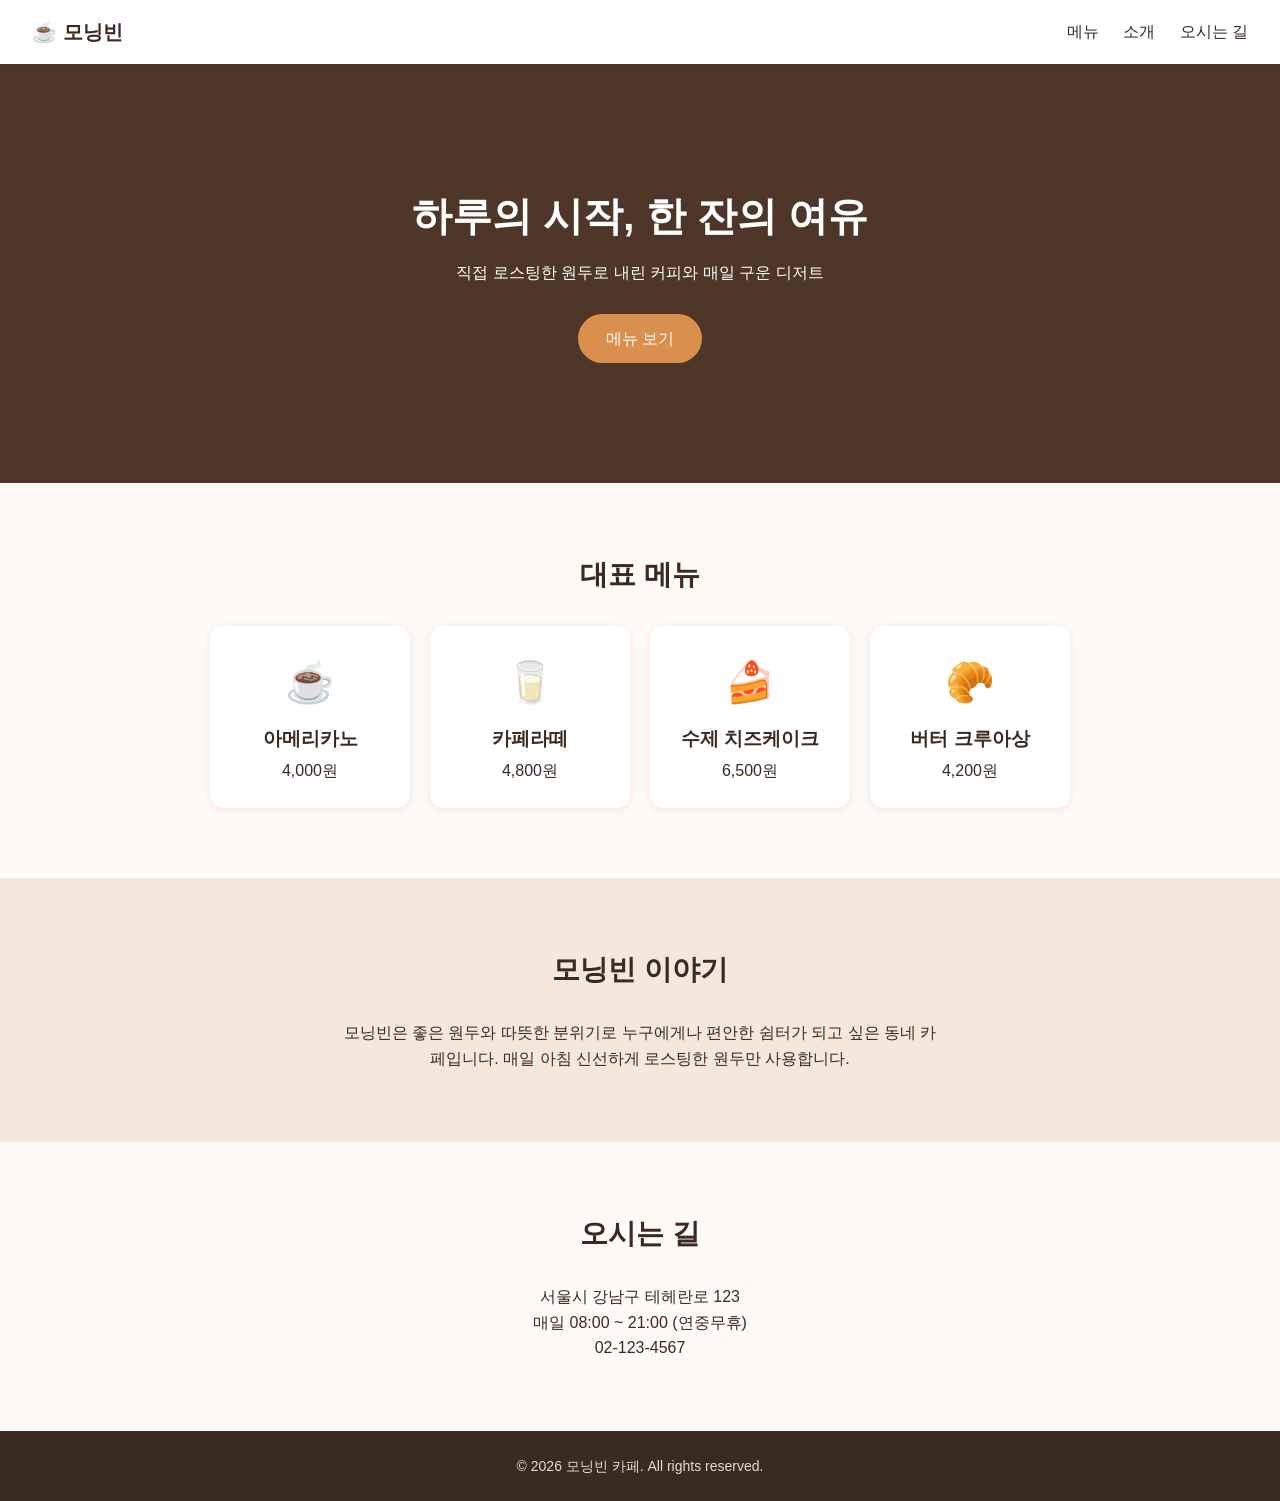
<file: index.html>
<!DOCTYPE html>
<html lang="ko">
<head>
  <meta charset="UTF-8">
  <meta name="viewport" content="width=device-width, initial-scale=1.0">
  <title>모닝빈 카페</title>
  <link rel="stylesheet" href="style.css">
</head>
<body>
  <header class="nav">
    <div class="logo">☕ 모닝빈</div>
    <nav>
      <a href="#menu">메뉴</a>
      <a href="#about">소개</a>
      <a href="#visit">오시는 길</a>
    </nav>
  </header>

  <section class="hero">
    <h1>하루의 시작, 한 잔의 여유</h1>
    <p>직접 로스팅한 원두로 내린 커피와 매일 구운 디저트</p>
    <a class="btn" href="#menu">메뉴 보기</a>
  </section>

  <section id="menu" class="section">
    <h2>대표 메뉴</h2>
    <div class="cards">
      <div class="card"><div class="emoji">☕</div><h3>아메리카노</h3><p>4,000원</p></div>
      <div class="card"><div class="emoji">🥛</div><h3>카페라떼</h3><p>4,800원</p></div>
      <div class="card"><div class="emoji">🍰</div><h3>수제 치즈케이크</h3><p>6,500원</p></div>
      <div class="card"><div class="emoji">🥐</div><h3>버터 크루아상</h3><p>4,200원</p></div>
    </div>
  </section>

  <section id="about" class="section alt">
    <h2>모닝빈 이야기</h2>
    <p class="text">모닝빈은 좋은 원두와 따뜻한 분위기로 누구에게나 편안한 쉼터가 되고 싶은 동네 카페입니다. 매일 아침 신선하게 로스팅한 원두만 사용합니다.</p>
  </section>

  <section id="visit" class="section">
    <h2>오시는 길</h2>
    <p class="text">서울시 강남구 테헤란로 123<br>매일 08:00 ~ 21:00 (연중무휴)<br>02-123-4567</p>
  </section>

  <footer>© 2026 모닝빈 카페. All rights reserved.</footer>
</body>
</html>
</file>
<file: style.css>
* { margin: 0; padding: 0; box-sizing: border-box; }
html { scroll-behavior: smooth; }
body { font-family: 'Malgun Gothic', sans-serif; color: #3b2a20; background: #fffaf5; line-height: 1.6; }

.nav { display: flex; justify-content: space-between; align-items: center; padding: 16px 32px; background: #fff; position: sticky; top: 0; box-shadow: 0 1px 6px rgba(0,0,0,.08); }
.logo { font-weight: bold; font-size: 20px; }
.nav a { margin-left: 20px; color: #3b2a20; text-decoration: none; }
.nav a:hover { color: #b9713a; }

.hero { text-align: center; padding: 120px 20px; color: #fff; background: linear-gradient(rgba(59,42,32,.65), rgba(59,42,32,.65)), #6f4e37; }
.hero h1 { font-size: 40px; margin-bottom: 12px; }
.hero p { margin-bottom: 28px; }
.btn { display: inline-block; padding: 12px 28px; background: #d9904f; color: #fff; border-radius: 30px; text-decoration: none; }
.btn:hover { background: #b9713a; }

.section { padding: 70px 20px; text-align: center; }
.section.alt { background: #f4e8dc; }
.section h2 { margin-bottom: 28px; font-size: 28px; }
.text { max-width: 600px; margin: 0 auto; }

.cards { display: flex; flex-wrap: wrap; gap: 20px; justify-content: center; }
.card { width: 200px; padding: 24px; background: #fff; border-radius: 14px; box-shadow: 0 2px 10px rgba(0,0,0,.08); }
.card .emoji { font-size: 40px; }
.card h3 { margin: 10px 0 4px; }

footer { text-align: center; padding: 24px; background: #3b2a20; color: #e8d9c8; font-size: 14px; }

@media (max-width: 600px) {
  .hero h1 { font-size: 28px; }
  .nav { padding: 12px 16px; }
}
</file>
